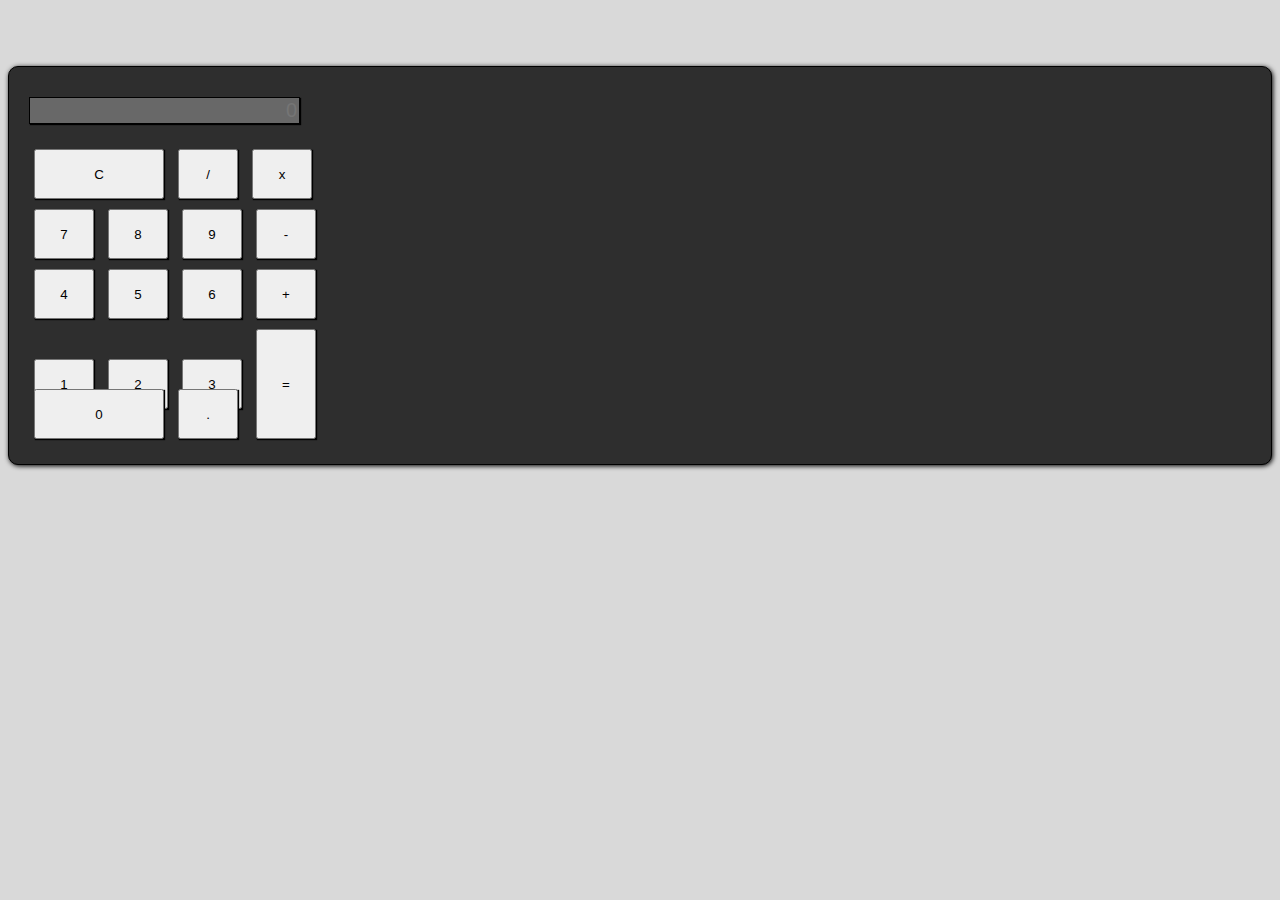
<file: 02 - Projeto - Calculator/index.html>
<html lang="pt-br">
	<head>
		<title>Calculadora</title>
		<!-- Latest compiled and minified CSS -->
		<link rel="stylesheet" href="https://maxcdn.bootstrapcdn.com/bootstrap/4.0.0-beta.2/css/bootstrap.min.css" integrity="sha384-PsH8R72JQ3SOdhVi3uxftmaW6Vc51MKb0q5P2rRUpPvrszuE4W1povHYgTpBfshb" crossorigin="anonymous">

    <style>
      .calculadora {
        margin-top: 40px;
        border: solid 1px #000;
        padding: 20px;
        background-color: #2E2E2E;
        border-radius: 10px;
        box-shadow: 1px 1px 5px #000;
      }

      .btn {
        width: 60px;
        height: 50px;
        margin: 5px;
        box-shadow: 1px 1px 1px #000;
      }

      .clear {
        width: 130px;
      }

      .enter {
        height: 110px;
      }

      .zero {
        width: 130px;
      }

      .resultado {
        text-align: right;
        font-size: 20px;
        margin-top: 10px;
        margin-bottom: 20px;
        border: solid 1px #000;
        box-shadow: 1px 1px 1px #000;
      }

    </style>
	</head>

  <body style="background: #D9D9D9">

    <div class="container">
      <div class="row">
        <div class="col d-flex justify-content-center">
          <br />

          <div class="calculadora">
            <input id="result" type="text" class="form-control resultado" placeholder="0" disabled="disabled" />
            
            <div class="row">
              <button onclick="calculate('action', 'c')" type="button" class="btn btn-dark btn-lg clear font-weight-light">C</button>
              <button onclick="calculate('action', '/')" type="button" class="btn btn-dark btn-lg font-weight-light">/</button>
              <button onclick="calculate('action', '*')" type="button" class="btn btn-dark btn-lg font-weight-light">x</button>
            </div>

            <div class="row">
              <button onclick="calculate('worth', '7')" type="button" class="btn btn-dark btn-lg font-weight-light">7</button>
              <button onclick="calculate('worth', '8')" type="button" class="btn btn-dark btn-lg font-weight-light">8</button>
              <button onclick="calculate('worth', '9')" type="button" class="btn btn-dark btn-lg font-weight-light">9</button>
              <button onclick="calculate('action', '-')" type="button" class="btn btn-dark btn-lg font-weight-light">-</button>
            </div>
            
            <div class="row">
              <button onclick="calculate('worth', '4')" type="button" class="btn btn-dark btn-lg font-weight-light">4</button>
              <button onclick="calculate('worth', '5')" type="button" class="btn btn-dark btn-lg font-weight-light">5</button>
              <button onclick="calculate('worth', '6')" type="button" class="btn btn-dark btn-lg font-weight-light">6</button>
              <button onclick="calculate('action', '+')" type="button" class="btn btn-dark btn-lg font-weight-light">+</button>
            </div>

            <div class="row">
              <button onclick="calculate('worth', '1')" type="button" class="btn btn-dark btn-lg font-weight-light">1</button>
              <button onclick="calculate('worth', '2')" type="button" class="btn btn-dark btn-lg font-weight-light">2</button>
              <button onclick="calculate('worth', '3')" type="button" class="btn btn-dark btn-lg font-weight-light">3</button>
              <button onclick="calculate('action', '=')" type="button" class="btn btn-dark btn-lg enter">=</button>
            </div>

            <div class="row" style="margin-top: -60px">
              <button onclick="calculate('worth', '0')" type="button" class="btn btn-dark zero btn-lg font-weight-light">0</button>
              <button onclick="calculate('action', '.')" type="button" class="btn btn-dark btn-lg font-weight-light">.</button>
            </div>

          </div>
        </div>
      </div>
    </div>  
    
    <script src="script.js"></script>

  </body>	

</html>
</file>
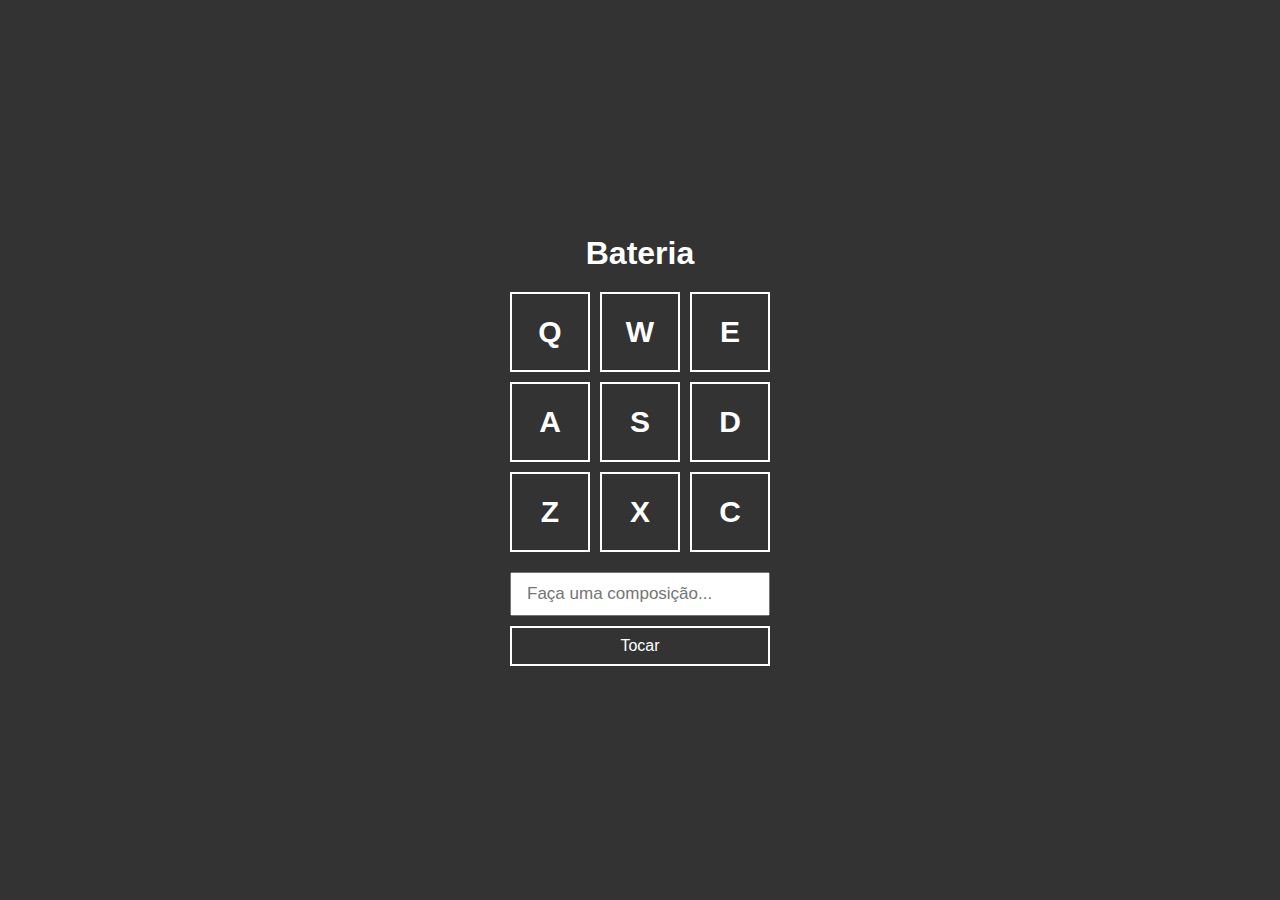
<file: 03 - Projeto - Bateria/index.html>
<!DOCTYPE html>
<html lang="pt-br">
<head>
    <meta charset="UTF-8">
    <meta http-equiv="X-UA-Compatible" content="IE=edge">
    <meta name="viewport" content="width=device-width, initial-scale=1.0">
    <title>Bateria</title>
    <link rel="stylesheet" href="style.css" />
</head>
<body>
    <h1>Bateria</h1>

    <div class="keys">

        <!-- Marcação -->
        <div data-key="keyq" class="key">Q</div>
        <div data-key="keyw" class="key">W</div>
        <div data-key="keye" class="key">E</div>

        <div data-key="keya" class="key">A</div>
        <div data-key="keys" class="key">S</div>
        <div data-key="keyd" class="key">D</div>

        <div data-key="keyz" class="key">Z</div>
        <div data-key="keyx" class="key">X</div>
        <div data-key="keyc" class="key">C</div>
    </div>
    <div class="composer">
        <input type="text" id="input" placeholder="Faça uma composição..." />
        <button>Tocar</button>
    </div>

    <audio id="s_keyq" src="sounds/keyq.wav"></audio>
    <audio id="s_keyw" src="sounds/keyw.wav"></audio>
    <audio id="s_keye" src="sounds/keye.wav"></audio>
    <audio id="s_keya" src="sounds/keya.wav"></audio>
    <audio id="s_keys" src="sounds/keys.wav"></audio>
    <audio id="s_keyd" src="sounds/keyd.wav"></audio>
    <audio id="s_keyz" src="sounds/keyz.wav"></audio>
    <audio id="s_keyx" src="sounds/keyx.wav"></audio>
    <audio id="s_keyc" src="sounds/keyc.wav"></audio>
    
    <script src="script.js"></script>
</body>
</html>
</file>
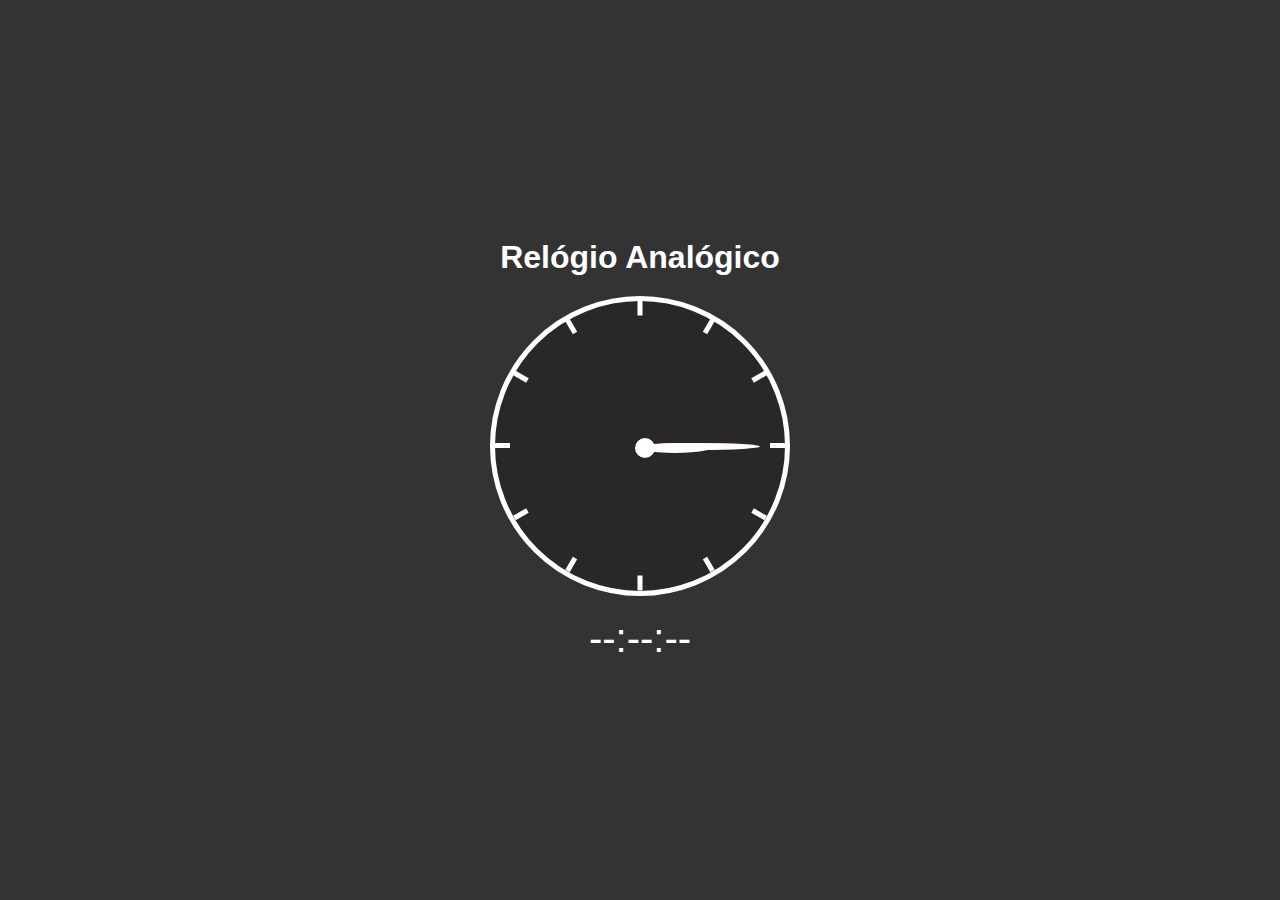
<file: 04 - Projeto - Relógio/index.html>
<!DOCTYPE html>
<html lang="pt-br">
<head>
    <meta charset="UTF-8">
    <meta http-equiv="X-UA-Compatible" content="IE=edge">
    <meta name="viewport" content="width=device-width, initial-scale=1.0">
    <title>Relógio Analógico</title>
    <link rel="stylesheet" href="style.css" />
</head>
<body>
    <h1>Relógio Analógico</h1>

    <div class="relogio">
        <div class="riscos">
            <div class="risco" style="transform: rotate(0deg)"><div class="ponto"></div></div>
            <div class="risco" style="transform: rotate(30deg)"><div class="ponto"></div></div>
            <div class="risco" style="transform: rotate(60deg)"><div class="ponto"></div></div>
            <div class="risco" style="transform: rotate(90deg)"><div class="ponto"></div></div>
            <div class="risco" style="transform: rotate(120deg)"><div class="ponto"></div></div>
            <div class="risco" style="transform: rotate(150deg)"><div class="ponto"></div></div>
            <div class="risco" style="transform: rotate(180deg)"><div class="ponto"></div></div>
            <div class="risco" style="transform: rotate(210deg)"><div class="ponto"></div></div>
            <div class="risco" style="transform: rotate(240deg)"><div class="ponto"></div></div>
            <div class="risco" style="transform: rotate(270deg)"><div class="ponto"></div></div>
            <div class="risco" style="transform: rotate(300deg)"><div class="ponto"></div></div>
            <div class="risco" style="transform: rotate(330deg)"><div class="ponto"></div></div>
        </div>
        <div class="ponteiros">
            <div class="p p_s"></div>
            <div class="p p_m"></div>
            <div class="p p_h"></div>
            <div class="encaixe"></div>
        </div>
    </div>
    <div class="digital">--:--:--</div>

    <script src="script.js"></script>
</body>
</html>
</file>
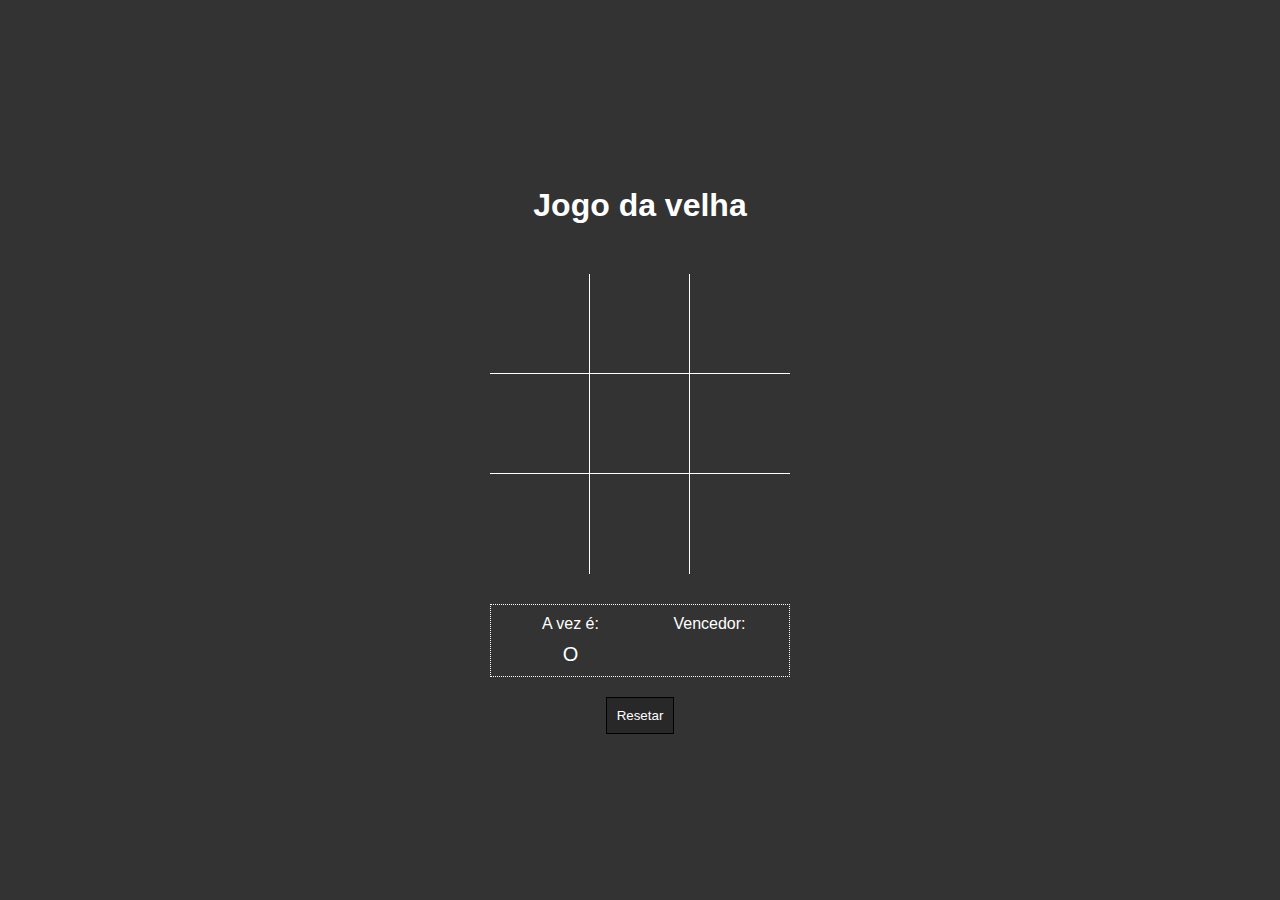
<file: 05 - Projeto - Jogo da Velha/index.html>
<!DOCTYPE html>
<html lang="pt-br">
<head>
    <meta charset="UTF-8">
    <meta http-equiv="X-UA-Compatible" content="IE=edge">
    <meta name="viewport" content="width=device-width, initial-scale=1.0">
    <title>Jogo da velha</title>
    <link rel="stylesheet" href="style.css" />
</head>
<body>
    <h1>Jogo da velha</h1>

    <div class="area">
        <div data-item="a1" class="item b r"></div>
        <div data-item="a2" class="item b r"></div>
        <div data-item="a3" class="item b"></div>

        <div data-item="b1" class="item b r"></div>
        <div data-item="b2" class="item b r"></div>
        <div data-item="b3" class="item b"></div>

        <div data-item="c1" class="item r"></div>
        <div data-item="c2" class="item r"></div>
        <div data-item="c3" class="item"></div>
    </div>

    <div class="info">
        <div class="infoitem">
            <div class="infotitulo">A vez é:</div>
            <div class="infocorpo vez">--</div>
        </div>
        <div class="infoitem">
            <div class="infotitulo">Vencedor:</div>
            <div class="infocorpo resultado">--</div>
        </div>
    </div>

    <button class="reset">Resetar</button>

    <script src="script.js"></script>
</body>
</html>
</file>
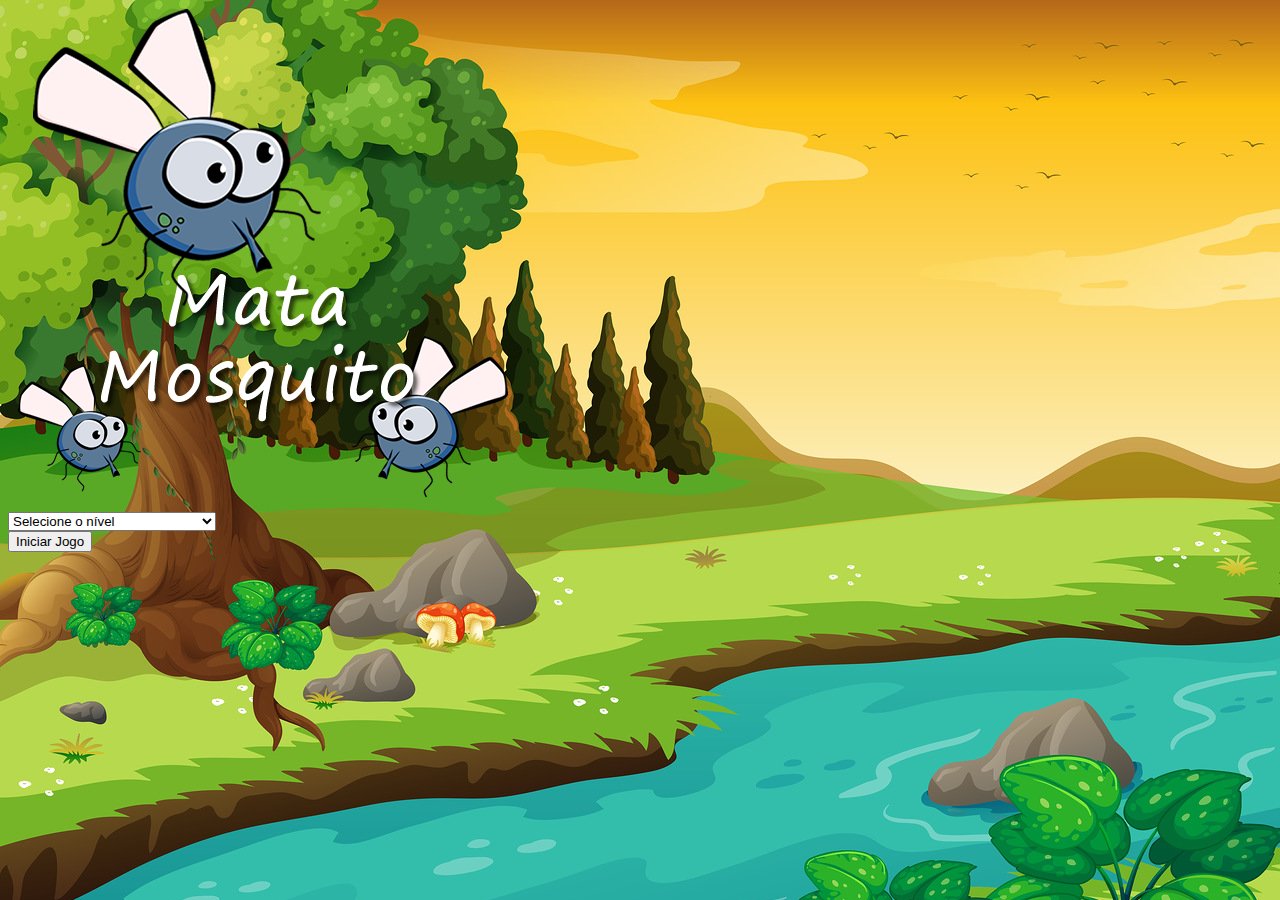
<file: 06 - Projeto - Game Mata Mosquito/index.html>
<!DOCTYPE html>
<html lang="pt-br">
<head>
    <meta charset="UTF-8">
    <meta http-equiv="X-UA-Compatible" content="IE=edge">
    <meta name="viewport" content="width=device-width, initial-scale=1.0">
    <title>Game Mata Mosquito</title>
    <link href="https://cdn.jsdelivr.net/npm/bootstrap@5.3.0-alpha1/dist/css/bootstrap.min.css" rel="stylesheet" integrity="sha384-GLhlTQ8iRABdZLl6O3oVMWSktQOp6b7In1Zl3/Jr59b6EGGoI1aFkw7cmDA6j6gD" crossorigin="anonymous">
    <link rel="stylesheet" href="style.css">
</head>
<body>

    <div class="container">
        <div class="row">
            <div class="col">
                <div class="d-flex justify-content-center">
                    <img src="imagens/game.png" alt="Game">
                </div>   
            </div>
        </div>

            <div class="row">
                <div class="col">
                    <div class="d-flex justify-content-center">
                        <div class="mb-2">
                            <select class="form-control" id="level">
                                <option value="">Selecione o nível</option>
                                <option value="normal">Normal</option>
                                <option value="dificil">Difícil</option>
                                <option value="literalmenteImpossivel">LITERALMENTE IMPOSSIVEL</option>
                            </select>
                        </div>
                    </div>   
                </div>
            </div>
        
        <div class="row">
            <div class="col">
                <div class="d-flex justify-content-center">
                    <button type="button" class="btn btn-danger btn-lg" onclick="startGame()">Iniciar Jogo</button>
                </div>
            </div>
        </div>
    </div>

    <script>
        function startGame(){
            var level = document.getElementById('level').value

            if(level === ''){
                alert('Selecione um nível para iniciar!')
                return false;
            }
        }
    </script>
    
</body>
</html>
</file>
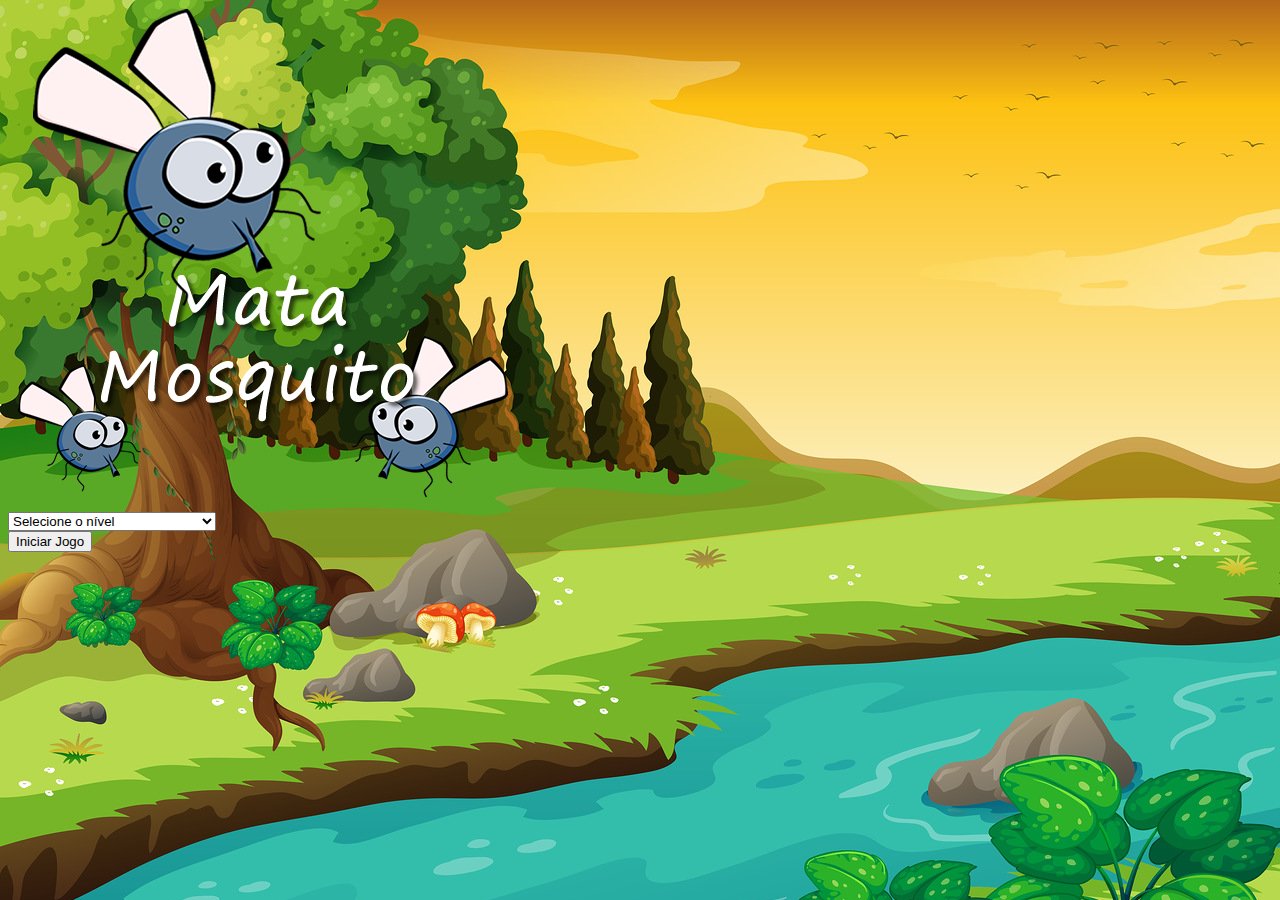
<file: Projetos/06 - Projeto - Game Mata Mosquito/index.html>
<!DOCTYPE html>
<html lang="pt-br">
<head>
    <meta charset="UTF-8">
    <meta http-equiv="X-UA-Compatible" content="IE=edge">
    <meta name="viewport" content="width=device-width, initial-scale=1.0">
    <title>Game Mata Mosquito</title>
    <link href="https://cdn.jsdelivr.net/npm/bootstrap@5.3.0-alpha1/dist/css/bootstrap.min.css" rel="stylesheet" integrity="sha384-GLhlTQ8iRABdZLl6O3oVMWSktQOp6b7In1Zl3/Jr59b6EGGoI1aFkw7cmDA6j6gD" crossorigin="anonymous">
    <link rel="stylesheet" href="style.css">
</head>
<body>

    <div class="container">
        <div class="row">
            <div class="col">
                <div class="d-flex justify-content-center">
                    <img src="imagens/game.png" alt="Game">
                </div>   
            </div>
        </div>

            <div class="row">
                <div class="col">
                    <div class="d-flex justify-content-center">
                        <div class="mb-2">
                            <select class="form-control" id="level">
                                <option value="">Selecione o nível</option>
                                <option value="normal">Normal</option>
                                <option value="dificil">Difícil</option>
                                <option value="literalmenteImpossivel">LITERALMENTE IMPOSSIVEL</option>
                            </select>
                        </div>
                    </div>   
                </div>
            </div>
        
        <div class="row">
            <div class="col">
                <div class="d-flex justify-content-center">
                    <button type="button" class="btn btn-danger btn-lg" onclick="startGame()">Iniciar Jogo</button>
                </div>
            </div>
        </div>
    </div>

    <script>
        function startGame(){
            var level = document.getElementById('level').value;

            if(level === ''){
                alert('Selecione um nível para iniciar!');
                return false;
            }

            // Redireciona para app.html com o nível selecionado
            window.location.href = 'app.html?level=' + level;
        }
    </script>
    
</body>
</html>
</file>
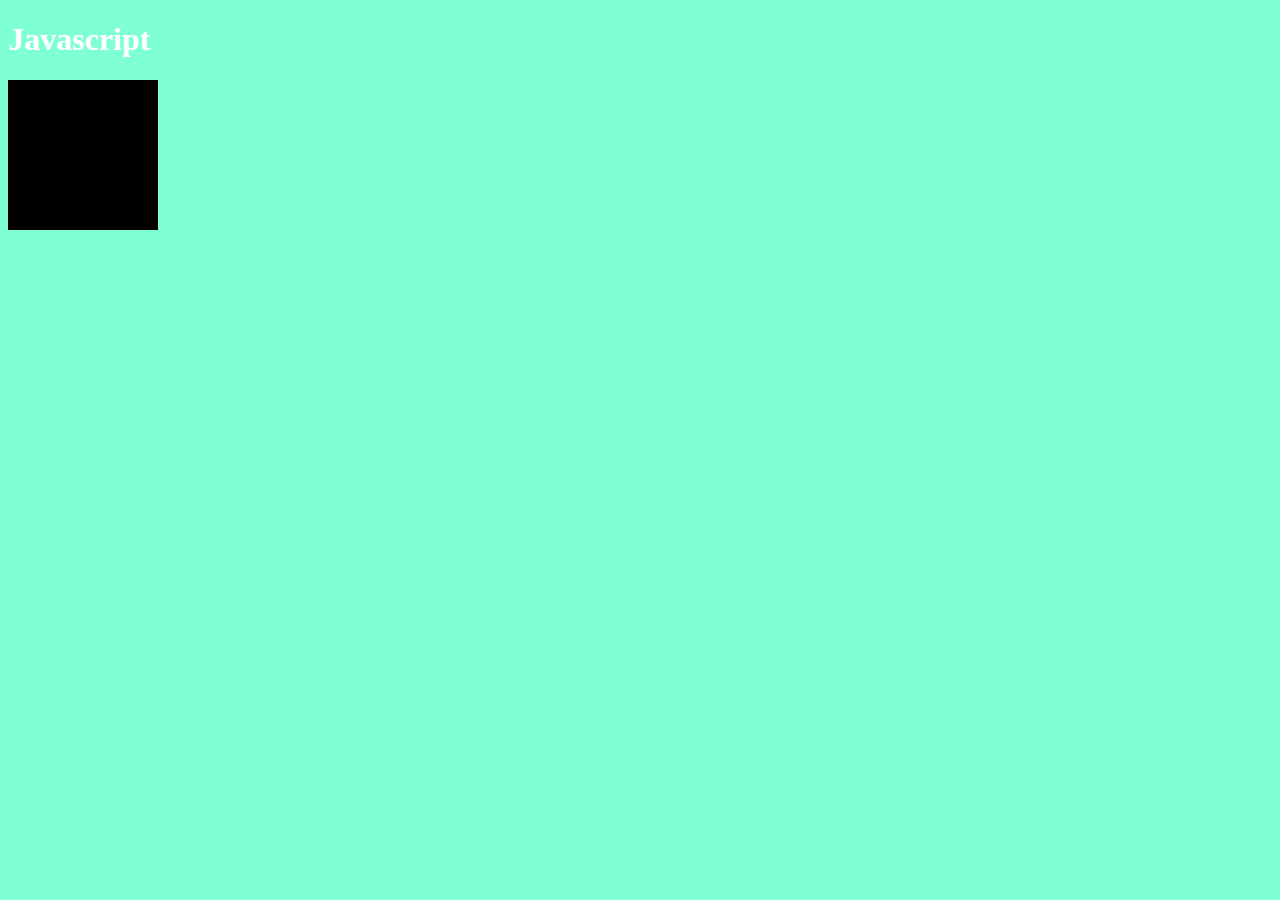
<file: 01 - Revisão/revisao.html>
<!DOCTYPE html>
<html lang="pt-br">
<head>
    <meta charset="UTF-8">
    <meta http-equiv="X-UA-Compatible" content="IE=edge">
    <meta name="viewport" content="width=device-width, initial-scale=1.0">
    <title>Revisão</title>

    <style>
        .eventos{
            background-color: #ccc;
            height: 150px;
            width: 150px;
        }
    </style>
</head>
<body>
    <h1>Javascript</h1>

    <!-- <div onclick="alert('Teste')" class="eventos"> -->
    <div onclick="acao()" class="eventos">

        <h2></h2>

    </div>

    <!-- 
        //Primeira forma de inclussão

    <script>
        alert('Sejam bem vindos!');
    </script>
    -->

    <!-- Segunda forma -->
    <script src="revisao.js"></script>

</body>
</html>
</file>
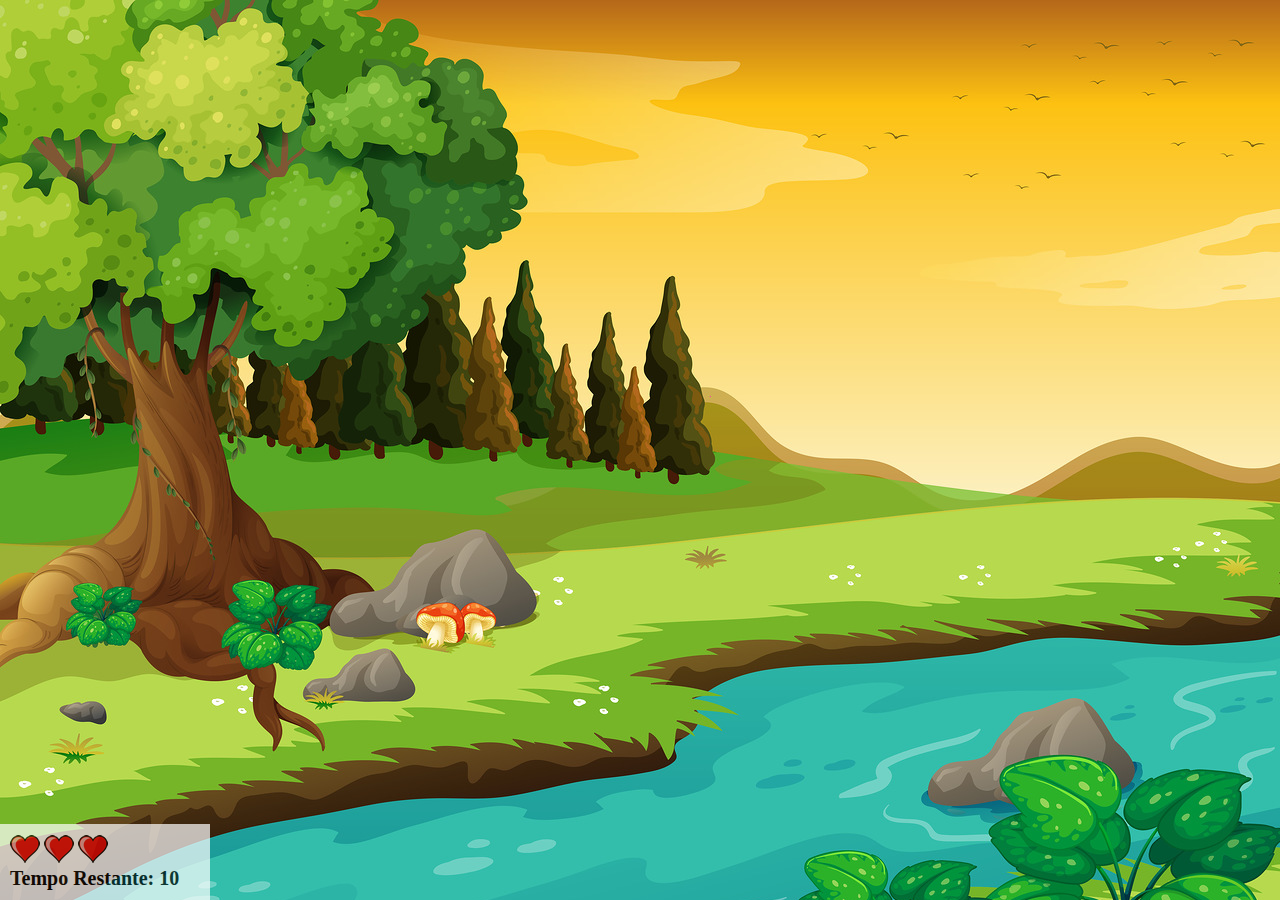
<file: 06 - Projeto - Game Mata Mosquito/app.html>
<!DOCTYPE html>
<html lang="pt-br">
<head>
    <meta charset="UTF-8">
    <meta http-equiv="X-UA-Compatible" content="IE=edge">
    <meta name="viewport" content="width=device-width, initial-scale=1.0">
    <title>Game Mata Mosquito</title>
    <link rel="stylesheet" href="style.css">
    <script src="game.js"></script>
</head>
<body onresize="adjustSize()">

    <div class="panel">
        <div class="life">
            <img id="l1" src="imagens/coracao_cheio.png" alt="">
            <img id="l2" src="imagens/coracao_cheio.png" alt="">
            <img id="l3" src="imagens/coracao_cheio.png" alt="">
        </div>
        <div class="timer">
            Tempo Restante: <span id="timer"></span>
        </div>
    </div>

    <!-- <img src="imagens/mosquito.png" alt="mosquito" class="mosquito1"> -->

    <script>
        document.getElementById('timer').innerHTML = time


        var createMosquito = setInterval(()=>{ //Function()
            randomPosition();
        }, 1000);
        
    </script>
  
</body>
</html>
</file>
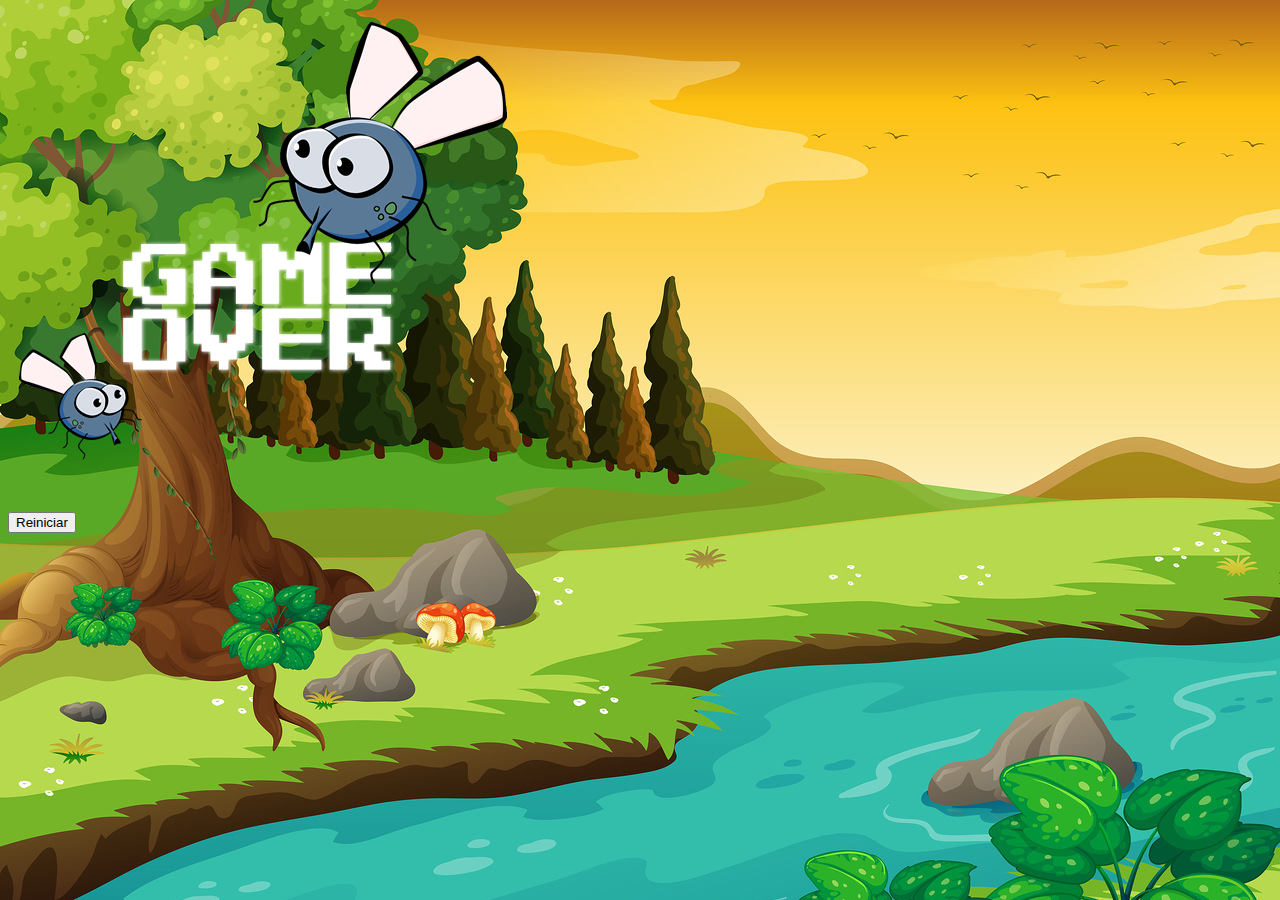
<file: 06 - Projeto - Game Mata Mosquito/endGame.html>
<!DOCTYPE html>
<html lang="pt-br">
<head>
    <meta charset="UTF-8">
    <meta http-equiv="X-UA-Compatible" content="IE=edge">
    <meta name="viewport" content="width=device-width, initial-scale=1.0">
    <title>Game Mata Mosquito</title>
    <link href="https://cdn.jsdelivr.net/npm/bootstrap@5.3.0-alpha1/dist/css/bootstrap.min.css" rel="stylesheet" integrity="sha384-GLhlTQ8iRABdZLl6O3oVMWSktQOp6b7In1Zl3/Jr59b6EGGoI1aFkw7cmDA6j6gD" crossorigin="anonymous">
    <link rel="stylesheet" href="style.css">
</head>
<body>

    <div class="container">
        <div class="row">
            <div class="col">
                <div class="d-flex justify-content-center">
                    <img src="imagens/game_over.png" alt="Game Over">
                </div>   
            </div>
        </div>
        
        <div class="row">
            <div class="col">
                <div class="d-flex justify-content-center">
                    <button type="button" class="btn btn-dark btn-lg" onclick="window.location.href = 'app.html'">Reiniciar</button>
                </div>
            </div>
        </div>
    </div>
    
</body>
</html>
</file>
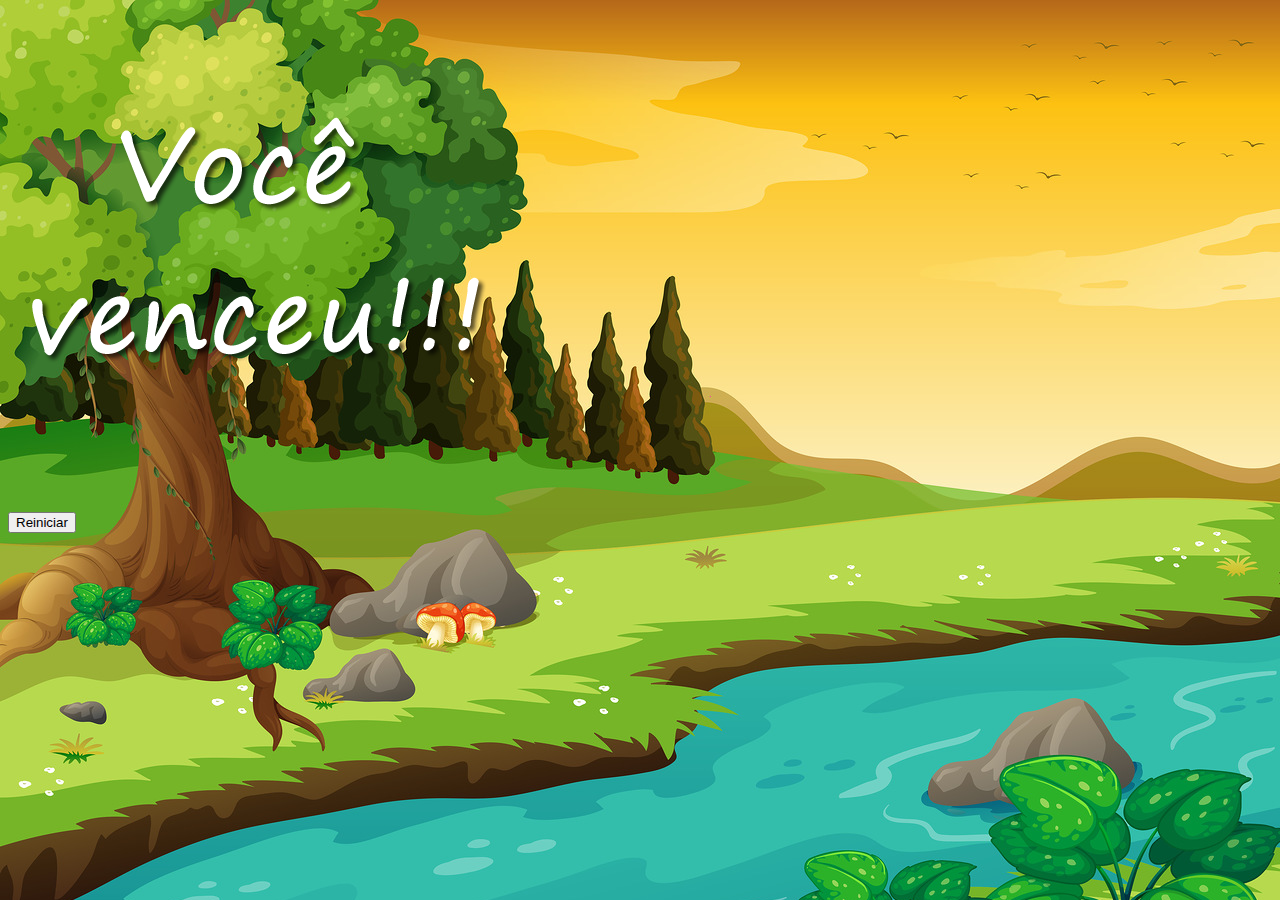
<file: 06 - Projeto - Game Mata Mosquito/winnerGame.html>
<!DOCTYPE html>
<html lang="pt-br">
<head>
    <meta charset="UTF-8">
    <meta http-equiv="X-UA-Compatible" content="IE=edge">
    <meta name="viewport" content="width=device-width, initial-scale=1.0">
    <title>Game Mata Mosquito</title>
    <link href="https://cdn.jsdelivr.net/npm/bootstrap@5.3.0-alpha1/dist/css/bootstrap.min.css" rel="stylesheet" integrity="sha384-GLhlTQ8iRABdZLl6O3oVMWSktQOp6b7In1Zl3/Jr59b6EGGoI1aFkw7cmDA6j6gD" crossorigin="anonymous">
    <link rel="stylesheet" href="style.css">
</head>
<body>

    <div class="container">
        <div class="row">
            <div class="col">
                <div class="d-flex justify-content-center">
                    <img src="imagens/vitoria.png" alt="vitória!">
                </div>   
            </div>
        </div>
        
        <div class="row">
            <div class="col">
                <div class="d-flex justify-content-center">
                    <button type="button" class="btn btn-dark btn-lg" onclick="window.location.href = 'app.html'">Reiniciar</button>
                </div>
            </div>
        </div>
    </div>
    
</body>
</html>
</file>
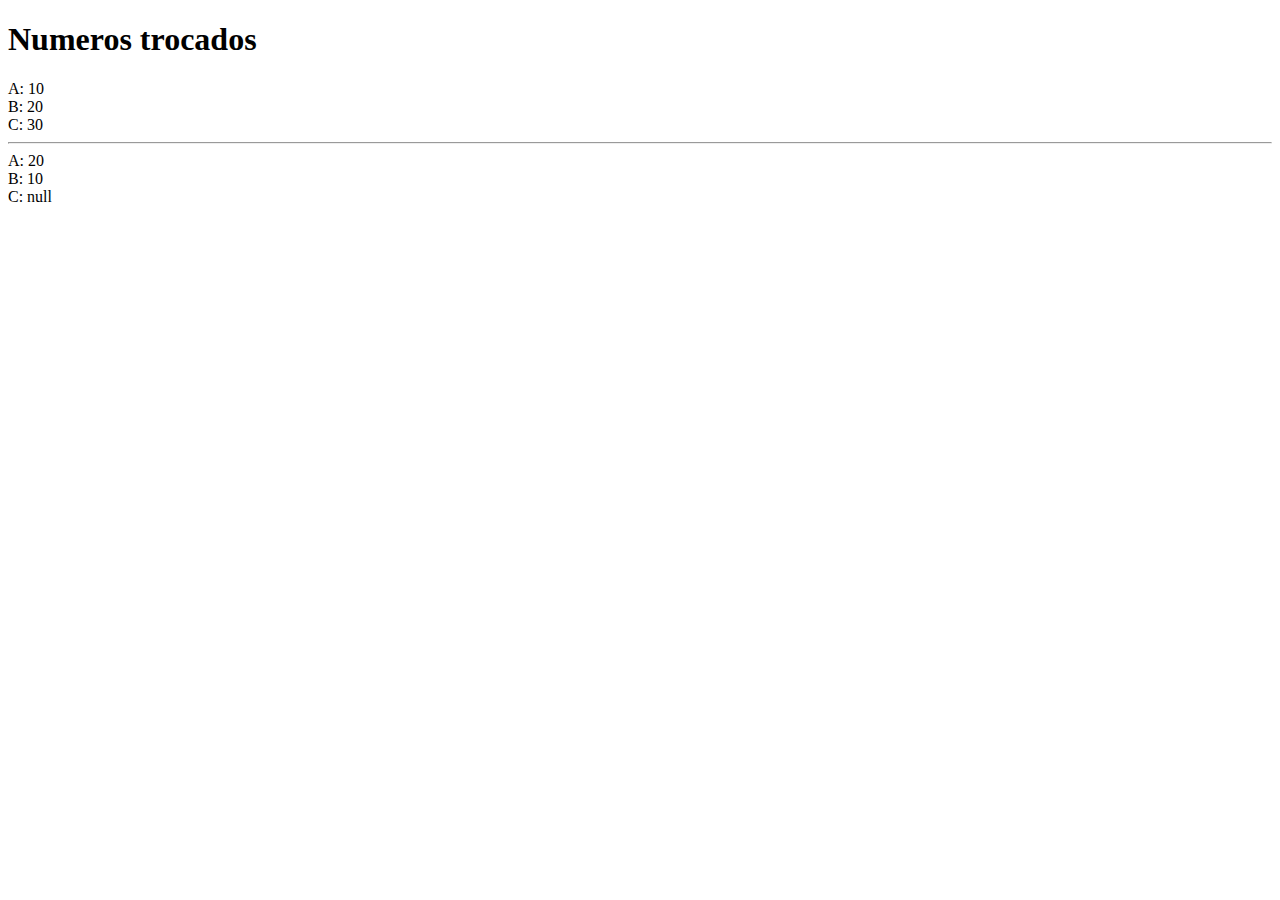
<file: Exercicios/ex001.html>
<!DOCTYPE html>
<html lang="pt-br">
<head>
    <meta charset="UTF-8">
    <meta http-equiv="X-UA-Compatible" content="IE=edge">
    <meta name="viewport" content="width=device-width, initial-scale=1.0">
    <title>Numeros trocados</title>
</head>
<body>

    <h1>Numeros trocados</h1>

    <script src="numeros_ex001.js"></script>
    
</body>
</html>
</file>
<file: 03 - Projeto - Bateria/style.css>
* {
    margin: 0;
    padding: 0;
    box-sizing: border-box;
}
body {
    display: flex;
    min-height: 100vh;
    justify-content: center;
    align-items: center;
    flex-direction: column;
    background-color: #333;
    font-family: Arial, Helvetica, sans-serif;
}

h1 {
    color: #FFF;
    margin-bottom: 20px;
}
.keys {
    display: grid;
    grid-template-columns: repeat(3, 1fr);
    gap: 10px;
}
.key {
    width: 80px;
    height: 80px;
    border: 2px solid #FFF;
    color: #FFF;
    display: flex;
    justify-content: center;
    align-items: center;
    font-size: 30px;
    font-weight: bold;
}
.key.active {
    border: 2px solid rgb(255, 0, 0);
    color: rgb(255, 0, 0);
}

.composer {
    width: 260px;
    margin-top: 20px;
}
.composer #input {
    width: 100%;
    outline: none;
    font-size: 17px;
    padding: 10px 15px;
}
.composer button {
    width: 100%;
    height: 40px;
    background: none;
    border: 2px solid #FFF;
    color: #FFF;
    font-size: 16px;
    margin-top: 10px;
    cursor: pointer;
}
.composer button:hover {
    background-color: rgba(0, 0, 0, 0.2);
}

footer {
    margin-top: 20px;
    color: #FFF;
    font-size: 13px;
}
</file>
<file: 04 - Projeto - Relógio/style.css>
* {
    margin: 0;
    padding: 0;
    box-sizing: border-box;
}

body {
    display: flex;
    min-height: 100vh;
    justify-content: center;
    align-items: center;
    flex-direction: column;
    background-color: #333;
    font-family: Arial, Helvetica, sans-serif;
}

h1 {
    color: #FFF;
    margin-bottom: 20px;
}

.relogio {
    width: 300px;
    height: 300px;
    border: 5px solid #FFF;
    border-radius: 50%;
    background-color: rgba(0, 0, 0, 0.2);
}

.riscos {
    width: 100%;
    height: 100%;
    padding-left: 50%;
    padding-top: 50%;
    margin-top: -3px;
}
.risco {
    width: 145px;
    height: 5px;
    position: absolute;
    transform-origin: left;
    display: flex;
    justify-content: flex-end;
}
.risco .ponto {
    width: 15px;
    height: 100%;
    background-color: #FFF;
}

.ponteiros {
    width: 100%;
    height: 100%;
    padding-left: 50%;
    padding-top: 50%;
    margin-top: -100%;
}
.p {
    transform-origin: left;
    transform: rotate(0deg);
    border-radius: 50%;
    position: absolute;
}

.p_s {
    width: 100px;
    height: 3px;
    background-color: #F00;
}
.p_m {
    width: 120px;
    height: 7px;
    background-color: #FFF;
}
.p_h {
    width: 70px;
    height: 10px;
    background-color: #FFF;
}
.encaixe {
    width: 20px;
    height: 20px;
    background-color: #FFF;
    border-radius: 50%;
    position: absolute;
    margin-top: -5px;
    margin-left: -5px;
}
.digital {
    color: #FFF;
    font-size: 40px;
    margin-top: 20px;
}

footer {
    margin-top: 20px;
    color: #FFF;
    font-size: 13px;
}
</file>
<file: 05 - Projeto - Jogo da Velha/style.css>
* {
    margin: 0;
    padding: 0;
    box-sizing: border-box;
}

body {
    display: flex;
    min-height: 100vh;
    justify-content: center;
    align-items: center;
    flex-direction: column;
    background-color: #333;
    font-family: Arial, Helvetica, sans-serif;
}

h1 {
    color: #FFF;
    margin: 20px 0;
}

.area {
    width: 300px;
    display: grid;
    grid-template-columns: repeat(3, 1fr);
    margin-top: 30px;
}
.area .item {
    width: 100px;
    height: 100px;
    display: flex;
    justify-content: center;
    align-items: center;
    font-size: 60px;
    font-weight: bold;
    color: #FFF;
    cursor: pointer;
}
.item:hover {
    background-color: rgba(0, 0, 0, 0.1);
}

.item.t {
    border-top: 1px solid #FFF;
}
.item.l {
    border-left: 1px solid #FFF;
}
.item.r {
    border-right: 1px solid #FFF;
}
.item.b {
    border-bottom: 1px solid #FFF;
}

.info {
    width: 300px;
    display: flex;
    margin-top: 30px;
    border: 1px dotted #FFF;
    padding: 10px;
}
.infoitem {
    flex: 1;
}
.infotitulo {
    text-align: center;
    color: #FFF;
    margin-bottom: 10px;
}
.infocorpo {
    text-align: center;
    color: #FFF;
    font-size: 20px;
}

.reset {
    border: 1px solid #000;
    background-color: rgba(0, 0, 0, 0.2);
    color: #FFF;
    padding: 10px;
    margin-top: 20px;
}
</file>
<file: 06 - Projeto - Game Mata Mosquito/style.css>
body{
    background-image: url(imagens/bg.jpg);
    background-repeat: no-repeat;
    background-size: 100%;
}

.mosquito1{
    width: 50px;
    height: 50px;
}

.mosquito2{
    width: 40px;
    height: 40px;
}

.mosquito3{
    width: 30px;
    height: 30px;
}

.ladoA{
    transform: scaleX(1); /* redundante */
}

.ladoB{
    transform: scaleX(-1);
}

.panel{
    position: absolute;
    width: 190px;
    padding: 10px;
    left: 0px;
    bottom: 0px;
    border-top: solid 1px #fff;
    background-color: #fff;
    opacity: 0.7; 
    
}

.life{
    float: left;
}

.timer{
    float: left;
    font-size: 20px;
    font-weight: bold;
}

/* ⠀    
    ⠀⢀⣤⣾⣿⣿⣿⣿⣿⣿⣿⣿⣿⣿⣿⣿⣷⣤⡀⠀⠀⠀⠀
⠀⠀⠀⣴⣿⣿⣿⣿⣿⣿⣿⣿⣿⣿⣿⣿⣿⣿⣿⣿⣿⣿⣦⠀⠀⠀
⠀⢀⣾⣿⣿⣿⣿⡿⠟⠻⣿⣿⣿⣿⣿⣿⣿⣿⣿⣿⣿⣿⣿⣷⡀⠀
⠀⣾⣿⣿⣿⣿⡟⠀⠀⠀⢹⣿⣿⣿⣿⣿⣿⣿⣿⣿⣿⣿⣿⣿⣷⠀
⢠⣿⣿⣿⣿⣿⣧⠀⠀⠀⣠⣿⣿⣿⣿⣿⣿⣿⣿⣿⣿⣿⣿⣿⣿⡄
⢸⣿⣿⣿⣿⣿⣿⣦⠀⠀⠻⣿⣿⣿⣿⣿⣿⣿⣿⣿⣿⣿⣿⣿⣿⡇
⠘⣿⣿⣿⣿⣿⣿⣿⣷⣄⠀⠈⠻⢿⣿⠟⠉⠛⠿⣿⣿⣿⣿⣿⣿⠃
⠀⢿⣿⣿⣿⣿⣿⣿⣿⣿⣷⣄⡀⠀⠀⠀⠀⠀⠀⣼⣿⣿⣿⣿⡿⠀
⠀⠈⣿⣿⣿⣿⣿⣿⣿⣿⣿⣿⣿⣷⣶⣤⣤⣴⣾⣿⣿⣿⣿⡿⠁⠀
⠀⢠⣿⣿⣿⣿⣿⣿⣿⣿⣿⣿⣿⣿⣿⣿⣿⣿⣿⣿⣿⣿⠟⠀⠀⠀
⠀⣾⣿⣿⣿⣿⣿⣿⣿⣿⣿⣿⣿⣿⣿⣿⣿⣿⣿⡿⠛⠁⠀⠀⠀⠀
⠠⠛⠛⠛⠉⠁⠀⠈⠙⠛⠛⠿⠿⠿⠿⠛⠛⠋⠁⠀⠀⠀ 
*/
</file>
<file: Projetos/06 - Projeto - Game Mata Mosquito/style.css>
body{
    background-image: url(imagens/bg.jpg);
    background-repeat: no-repeat;
    background-size: 100%;
}

.mosquito1{
    width: 50px;
    height: 50px;
}

.mosquito2{
    width: 40px;
    height: 40px;
}

.mosquito3{
    width: 30px;
    height: 30px;
}

.ladoA{
    transform: scaleX(1); /* redundante */
}

.ladoB{
    transform: scaleX(-1);
}

.panel{
    position: absolute;
    width: 190px;
    padding: 10px;
    left: 0px;
    bottom: 0px;
    border-top: solid 1px #fff;
    background-color: #fff;
    opacity: 0.7; 
    
}

.life{
    float: left;
}

.timer{
    float: left;
    font-size: 20px;
    font-weight: bold;
}

/* ⠀    
    ⠀⢀⣤⣾⣿⣿⣿⣿⣿⣿⣿⣿⣿⣿⣿⣿⣷⣤⡀⠀⠀⠀⠀
⠀⠀⠀⣴⣿⣿⣿⣿⣿⣿⣿⣿⣿⣿⣿⣿⣿⣿⣿⣿⣿⣿⣦⠀⠀⠀
⠀⢀⣾⣿⣿⣿⣿⡿⠟⠻⣿⣿⣿⣿⣿⣿⣿⣿⣿⣿⣿⣿⣿⣷⡀⠀
⠀⣾⣿⣿⣿⣿⡟⠀⠀⠀⢹⣿⣿⣿⣿⣿⣿⣿⣿⣿⣿⣿⣿⣿⣷⠀
⢠⣿⣿⣿⣿⣿⣧⠀⠀⠀⣠⣿⣿⣿⣿⣿⣿⣿⣿⣿⣿⣿⣿⣿⣿⡄
⢸⣿⣿⣿⣿⣿⣿⣦⠀⠀⠻⣿⣿⣿⣿⣿⣿⣿⣿⣿⣿⣿⣿⣿⣿⡇
⠘⣿⣿⣿⣿⣿⣿⣿⣷⣄⠀⠈⠻⢿⣿⠟⠉⠛⠿⣿⣿⣿⣿⣿⣿⠃
⠀⢿⣿⣿⣿⣿⣿⣿⣿⣿⣷⣄⡀⠀⠀⠀⠀⠀⠀⣼⣿⣿⣿⣿⡿⠀
⠀⠈⣿⣿⣿⣿⣿⣿⣿⣿⣿⣿⣿⣷⣶⣤⣤⣴⣾⣿⣿⣿⣿⡿⠁⠀
⠀⢠⣿⣿⣿⣿⣿⣿⣿⣿⣿⣿⣿⣿⣿⣿⣿⣿⣿⣿⣿⣿⠟⠀⠀⠀
⠀⣾⣿⣿⣿⣿⣿⣿⣿⣿⣿⣿⣿⣿⣿⣿⣿⣿⣿⡿⠛⠁⠀⠀⠀⠀
⠠⠛⠛⠛⠉⠁⠀⠈⠙⠛⠛⠿⠿⠿⠿⠛⠛⠋⠁⠀⠀⠀ 
*/
</file>
